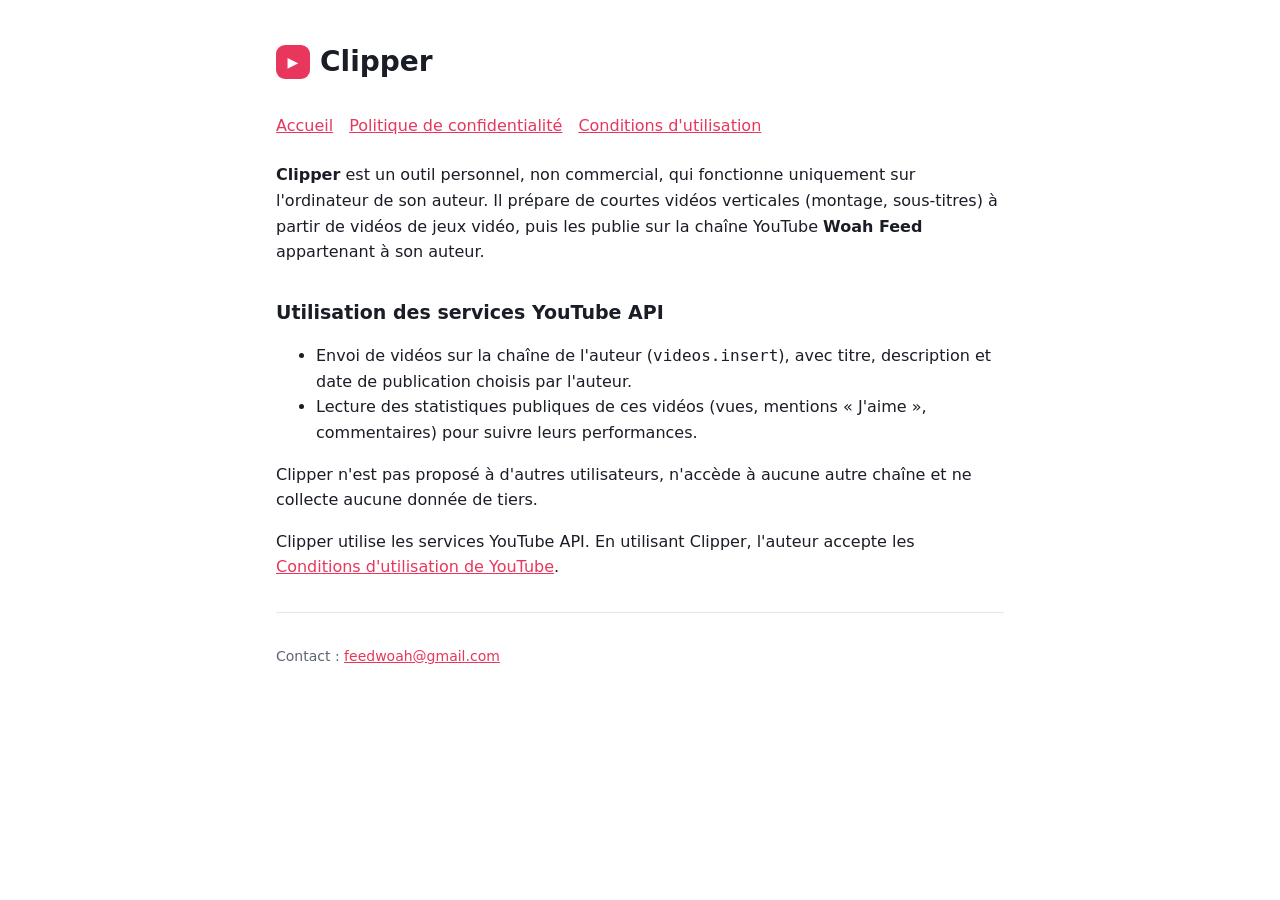
<file: index.html>
<!doctype html>
<html lang="fr">
<head>
  <meta charset="utf-8">
  <meta name="viewport" content="width=device-width, initial-scale=1">
  <title>Clipper</title>
  <meta name="description" content="Clipper : outil personnel de montage et de publication de courtes vidéos pour la chaîne Woah Feed.">
  <link rel="stylesheet" href="style.css">
</head>
<body>
<main>
  <header><span class="logo">▶</span><h1>Clipper</h1></header>
  <nav><a href="index.html">Accueil</a><a href="privacy.html">Politique de confidentialité</a><a href="terms.html">Conditions d'utilisation</a></nav>

  <p><strong>Clipper</strong> est un outil personnel, non commercial, qui fonctionne uniquement sur
  l'ordinateur de son auteur. Il prépare de courtes vidéos verticales (montage, sous-titres) à partir
  de vidéos de jeux vidéo, puis les publie sur la chaîne YouTube <strong>Woah Feed</strong> appartenant
  à son auteur.</p>

  <h2>Utilisation des services YouTube API</h2>
  <ul>
    <li>Envoi de vidéos sur la chaîne de l'auteur (<code>videos.insert</code>), avec titre, description
      et date de publication choisis par l'auteur.</li>
    <li>Lecture des statistiques publiques de ces vidéos (vues, mentions « J'aime », commentaires) pour
      suivre leurs performances.</li>
  </ul>
  <p>Clipper n'est pas proposé à d'autres utilisateurs, n'accède à aucune autre chaîne et ne collecte
  aucune donnée de tiers.</p>

  <p>Clipper utilise les services YouTube API. En utilisant Clipper, l'auteur accepte les
  <a href="https://www.youtube.com/t/terms">Conditions d'utilisation de YouTube</a>.</p>

  <hr>
  <p class="muted">Contact : <a href="mailto:feedwoah@gmail.com">feedwoah@gmail.com</a></p>
</main>
</body>
</html>
</file>
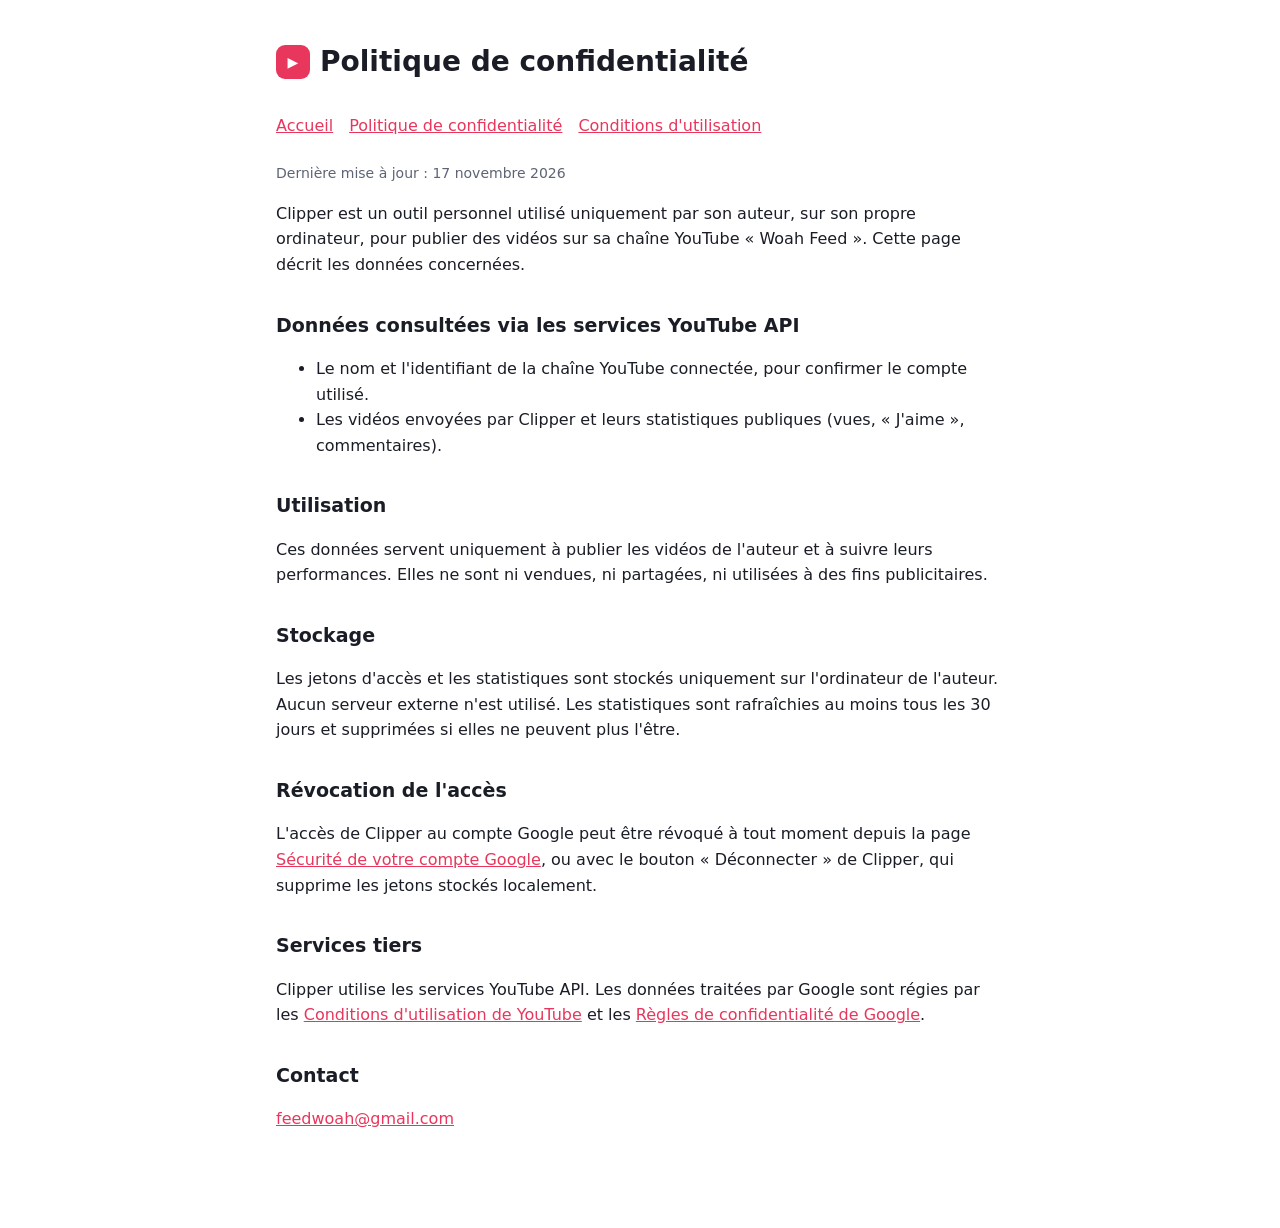
<file: privacy.html>
<!doctype html>
<html lang="fr">
<head>
  <meta charset="utf-8">
  <meta name="viewport" content="width=device-width, initial-scale=1">
  <title>Clipper · Politique de confidentialité</title>
  <link rel="stylesheet" href="style.css">
</head>
<body>
<main>
  <header><span class="logo">▶</span><h1>Politique de confidentialité</h1></header>
  <nav><a href="index.html">Accueil</a><a href="privacy.html">Politique de confidentialité</a><a href="terms.html">Conditions d'utilisation</a></nav>
  <p class="muted">Dernière mise à jour : 17 novembre 2026</p>

  <p>Clipper est un outil personnel utilisé uniquement par son auteur, sur son propre ordinateur, pour
  publier des vidéos sur sa chaîne YouTube « Woah Feed ». Cette page décrit les données concernées.</p>

  <h2>Données consultées via les services YouTube API</h2>
  <ul>
    <li>Le nom et l'identifiant de la chaîne YouTube connectée, pour confirmer le compte utilisé.</li>
    <li>Les vidéos envoyées par Clipper et leurs statistiques publiques (vues, « J'aime », commentaires).</li>
  </ul>

  <h2>Utilisation</h2>
  <p>Ces données servent uniquement à publier les vidéos de l'auteur et à suivre leurs performances.
  Elles ne sont ni vendues, ni partagées, ni utilisées à des fins publicitaires.</p>

  <h2>Stockage</h2>
  <p>Les jetons d'accès et les statistiques sont stockés uniquement sur l'ordinateur de l'auteur.
  Aucun serveur externe n'est utilisé. Les statistiques sont rafraîchies au moins tous les 30 jours et
  supprimées si elles ne peuvent plus l'être.</p>

  <h2>Révocation de l'accès</h2>
  <p>L'accès de Clipper au compte Google peut être révoqué à tout moment depuis la page
  <a href="https://myaccount.google.com/permissions">Sécurité de votre compte Google</a>, ou avec le bouton
  « Déconnecter » de Clipper, qui supprime les jetons stockés localement.</p>

  <h2>Services tiers</h2>
  <p>Clipper utilise les services YouTube API. Les données traitées par Google sont régies par les
  <a href="https://www.youtube.com/t/terms">Conditions d'utilisation de YouTube</a> et les
  <a href="https://policies.google.com/privacy">Règles de confidentialité de Google</a>.</p>

  <h2>Contact</h2>
  <p><a href="mailto:feedwoah@gmail.com">feedwoah@gmail.com</a></p>
</main>
</body>
</html>
</file>
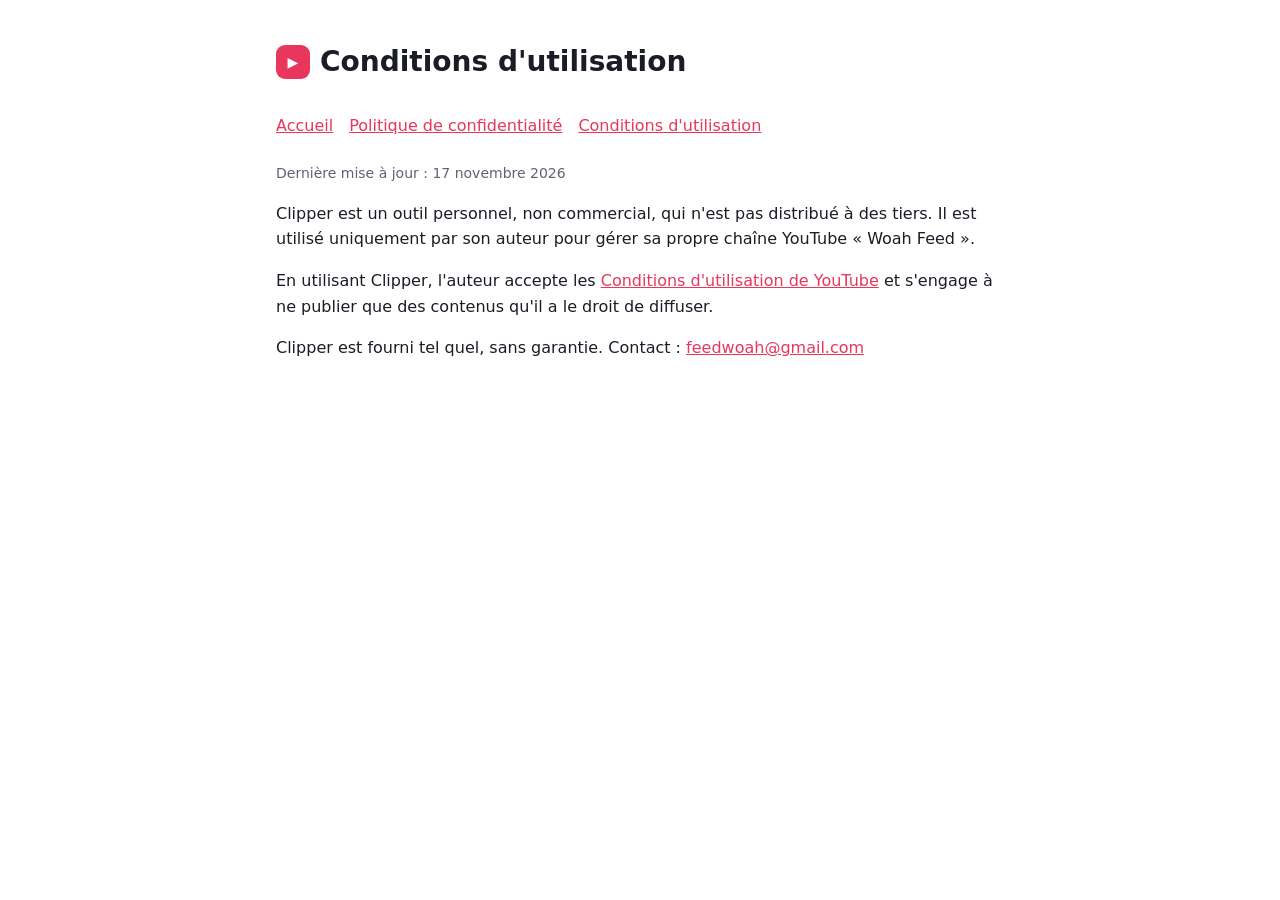
<file: terms.html>
<!doctype html>
<html lang="fr">
<head>
  <meta charset="utf-8">
  <meta name="viewport" content="width=device-width, initial-scale=1">
  <title>Clipper · Conditions d'utilisation</title>
  <link rel="stylesheet" href="style.css">
</head>
<body>
<main>
  <header><span class="logo">▶</span><h1>Conditions d'utilisation</h1></header>
  <nav><a href="index.html">Accueil</a><a href="privacy.html">Politique de confidentialité</a><a href="terms.html">Conditions d'utilisation</a></nav>
  <p class="muted">Dernière mise à jour : 17 novembre 2026</p>

  <p>Clipper est un outil personnel, non commercial, qui n'est pas distribué à des tiers. Il est utilisé
  uniquement par son auteur pour gérer sa propre chaîne YouTube « Woah Feed ».</p>

  <p>En utilisant Clipper, l'auteur accepte les
  <a href="https://www.youtube.com/t/terms">Conditions d'utilisation de YouTube</a> et s'engage à ne
  publier que des contenus qu'il a le droit de diffuser.</p>

  <p>Clipper est fourni tel quel, sans garantie. Contact :
  <a href="mailto:feedwoah@gmail.com">feedwoah@gmail.com</a></p>
</main>
</body>
</html>
</file>
<file: style.css>
:root { --text: #1a1d26; --muted: #5d6475; --accent: #e8365c; --bg: #ffffff; --line: #e3e6ec; }
@media (prefers-color-scheme: dark) { :root { --text: #e7e9f0; --muted: #9aa1b2; --bg: #0f1117; --line: #252a38; } }
* { box-sizing: border-box; }
body { margin: 0; background: var(--bg); color: var(--text); font: 16px/1.6 system-ui, "Segoe UI", sans-serif; }
main { max-width: 760px; margin: 0 auto; padding: 40px 16px 80px; }
header { display: flex; align-items: center; gap: 10px; margin-bottom: 28px; }
.logo { width: 34px; height: 34px; border-radius: 9px; background: var(--accent); color: #fff; display: grid; place-items: center; font-size: 14px; }
h1 { font-size: 28px; margin: 0; }
h2 { font-size: 19px; margin-top: 32px; }
p, li { color: var(--text); }
.muted { color: var(--muted); font-size: 14px; }
nav { display: flex; gap: 16px; margin: 8px 0 24px; flex-wrap: wrap; }
a { color: var(--accent); }
hr { border: 0; border-top: 1px solid var(--line); margin: 32px 0; }
</file>
